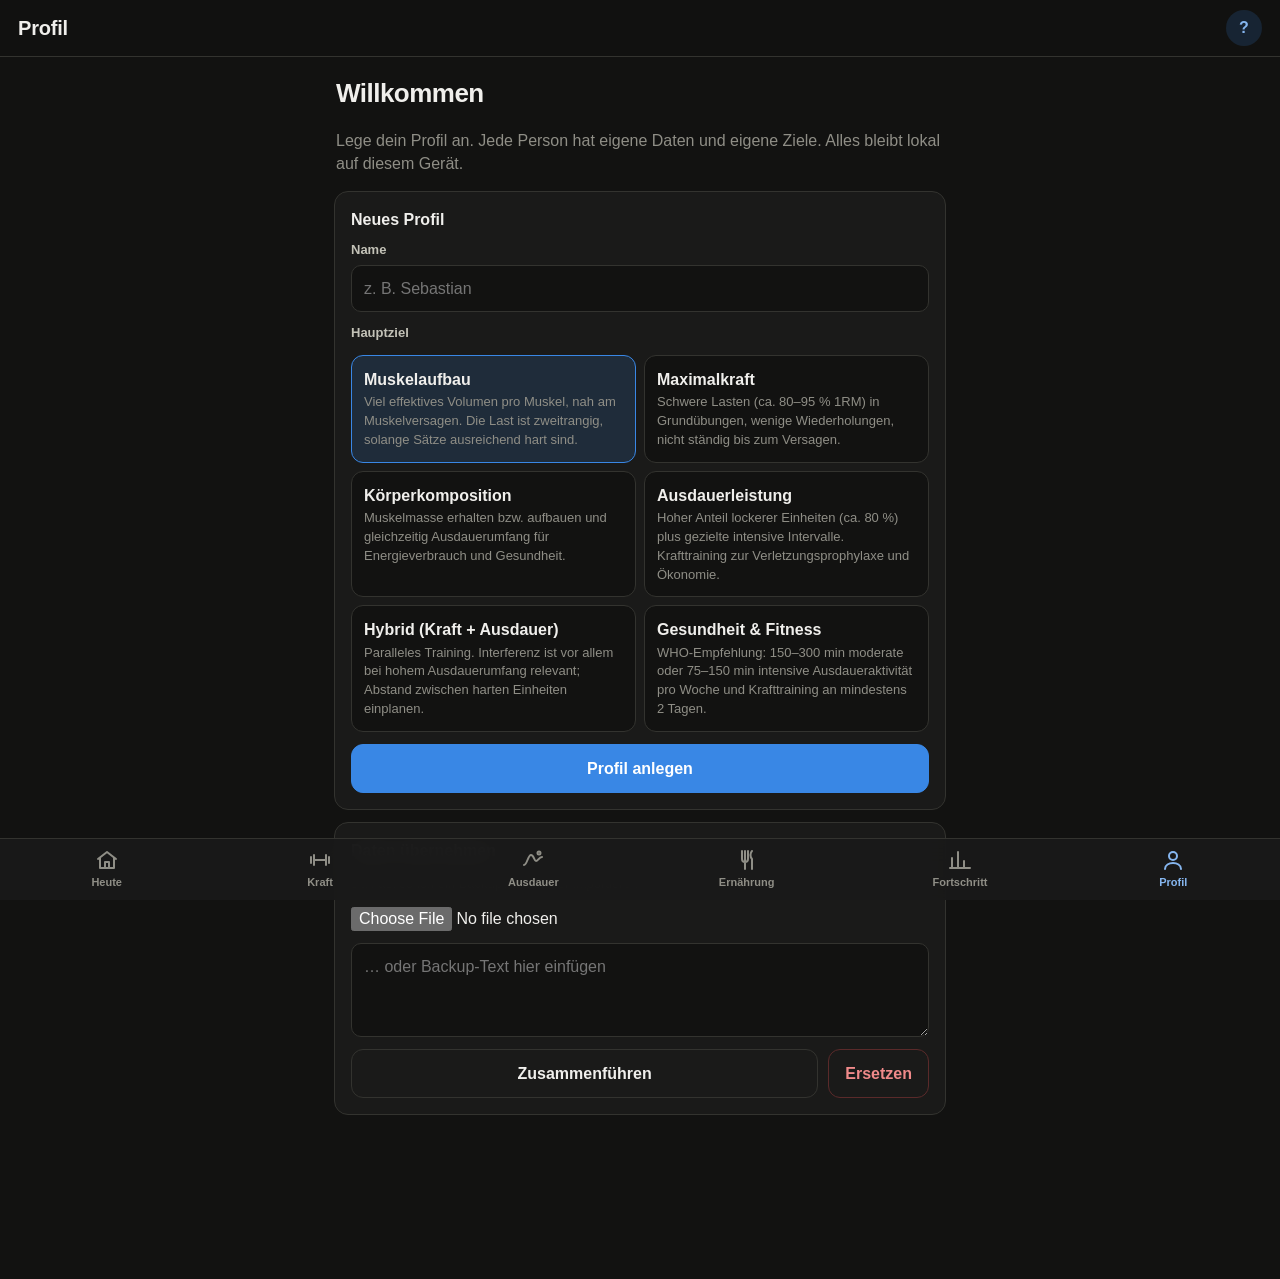
<file: index.html>
<!DOCTYPE html>
<html lang="de">
<head>
  <meta charset="utf-8">
  <meta name="viewport" content="width=device-width, initial-scale=1, viewport-fit=cover">
  <title>Trainingstracker</title>
  <meta name="theme-color" content="#121211">
  <meta name="apple-mobile-web-app-capable" content="yes">
  <meta name="mobile-web-app-capable" content="yes">
  <meta name="apple-mobile-web-app-status-bar-style" content="black-translucent">
  <meta name="apple-mobile-web-app-title" content="Training">
  <link rel="manifest" href="manifest.webmanifest">
  <link rel="icon" href="icons/icon.svg" type="image/svg+xml">
  <link rel="apple-touch-icon" href="icons/icon-180.png">
  <link rel="stylesheet" href="css/app.css">
</head>
<body>
  <header class="topbar">
    <h1 id="header-title" class="topbar-title">Trainingstracker</h1>
    <button id="profile-chip" class="profile-chip" type="button">?</button>
  </header>
  <div id="storage-warning" class="storage-warning" hidden>
    Speichern ist in dieser Umgebung nicht möglich. Daten gehen beim Schließen verloren – bitte Backup nutzen.
  </div>
  <main id="main" class="main"></main>
  <nav id="nav" class="tabbar" aria-label="Hauptnavigation"></nav>
  <noscript>Diese App benötigt JavaScript.</noscript>
  <script type="module" src="js/app.js"></script>
</body>
</html>
</file>
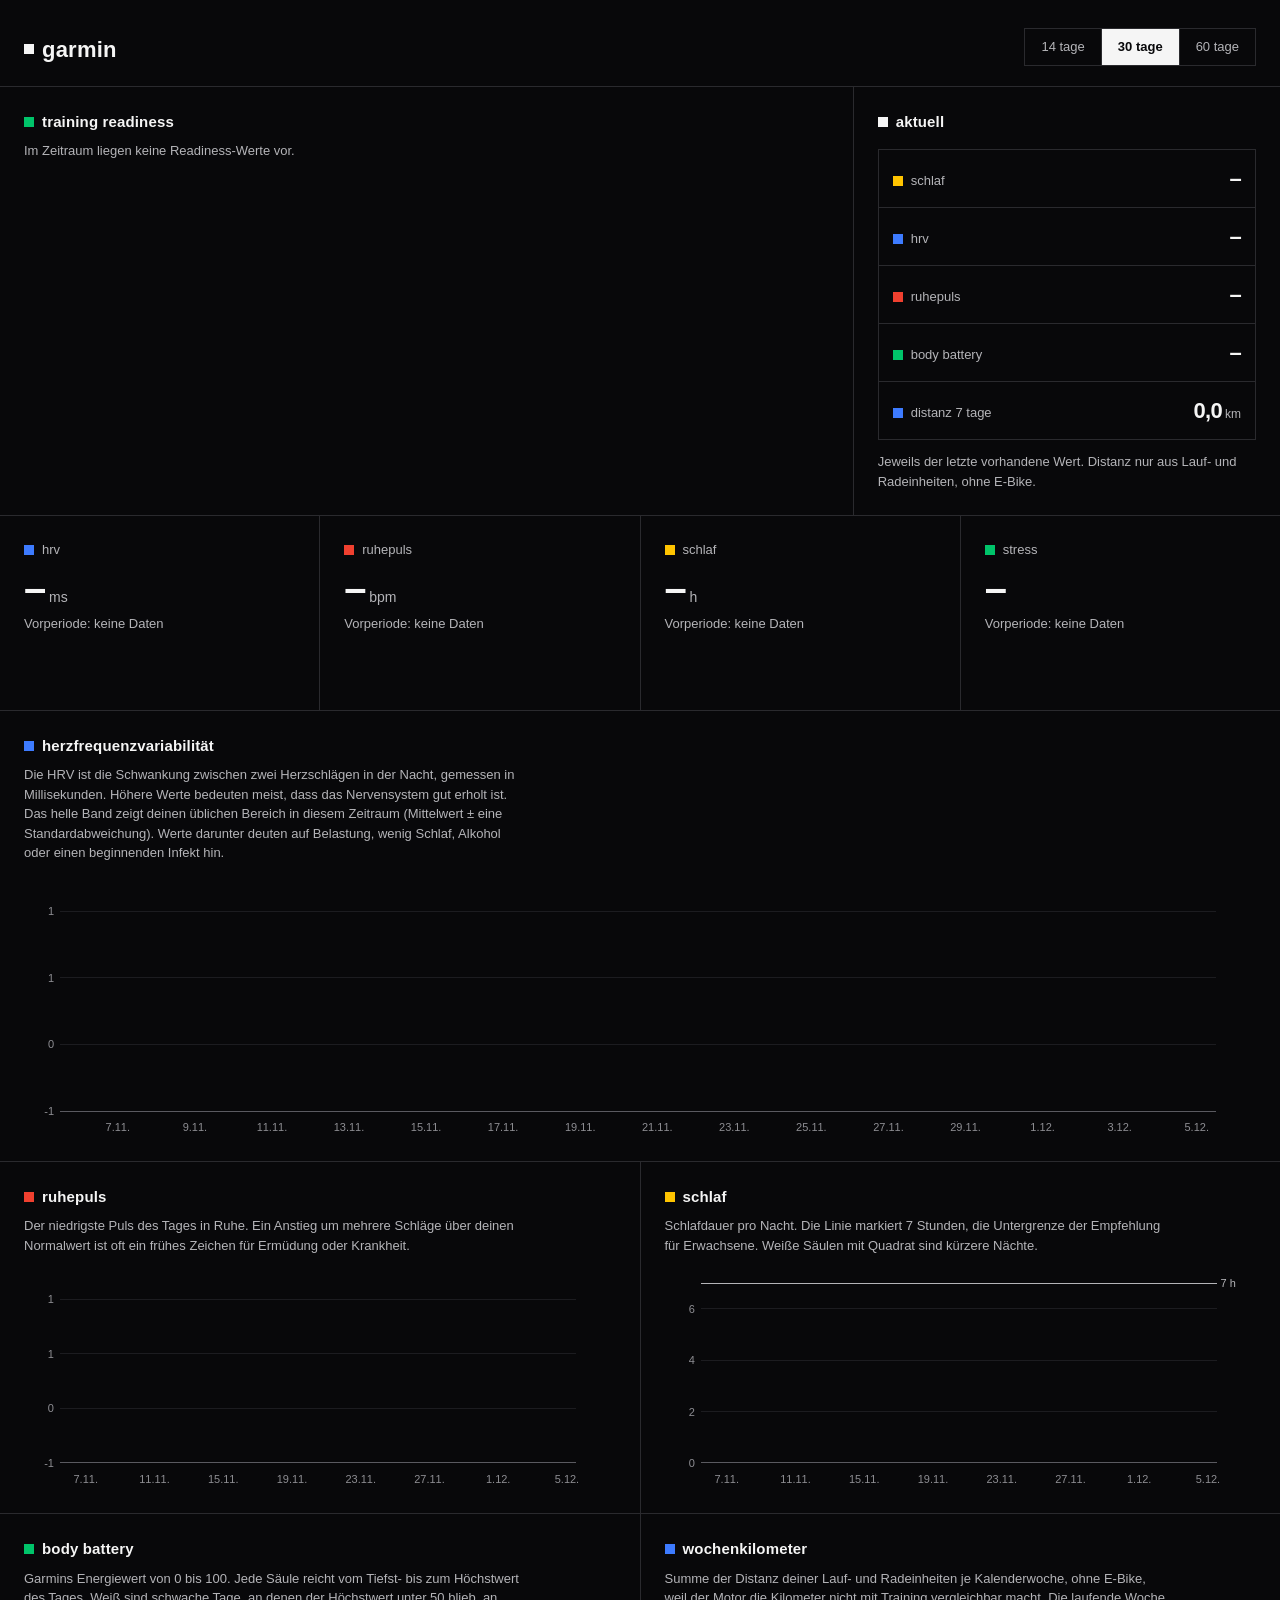
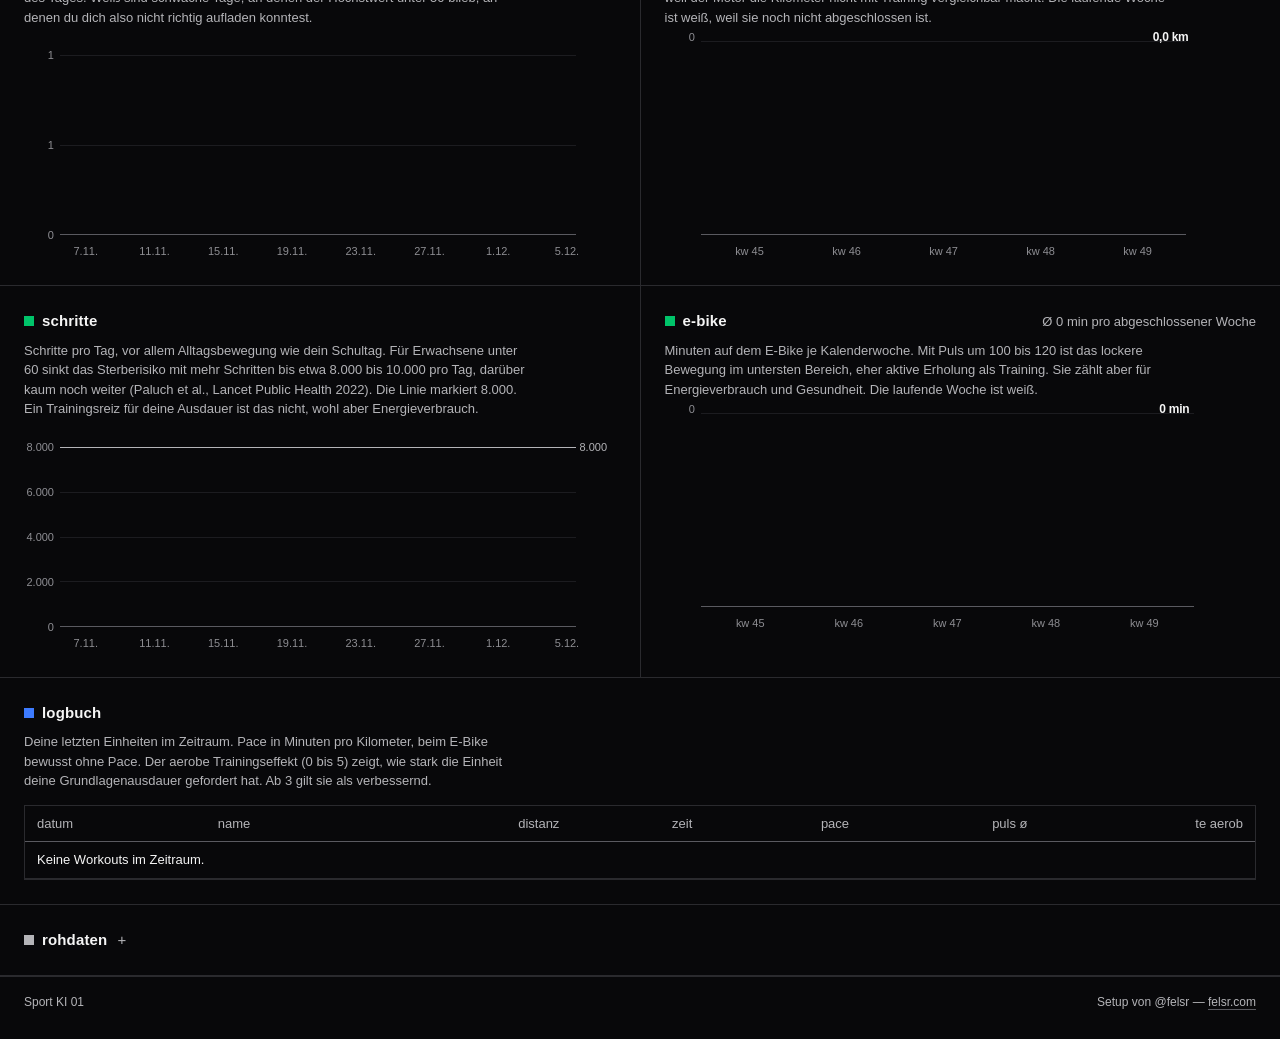
<file: garmin-sync/dashboard_template.html>
<!DOCTYPE html>
<html lang="de">
<head>
<meta charset="utf-8">
<meta name="viewport" content="width=device-width, initial-scale=1">
<title>garmin dashboard</title>
<style>
  :root {
    --bg: #08080A;
    --panel: #08080A;
    --text: #F5F5F5;
    --grey-1: #B4B4B8;   /* Sekundärtext 9,7:1 */
    --grey-2: #8E8E93;   /* Achsen, Hinweise 6,1:1 */
    --grey-3: #5A5A60;   /* nur Grafik (Achsenlinie), kein Text */
    --line: #2A2A2E;     /* Modulraster */
    --grid: #1C1C20;     /* Diagrammgitter, rein dekorativ */
    --blue: #3D7BFF;     /* HRV, Trainingsumfang */
    --red: #F0402F;      /* Puls */
    --yellow: #FFC400;   /* Schlaf */
    --green: #00C46A;    /* Energie, Stress, Body Battery */
    --white: #F5F5F5;    /* Hervorhebung */
    --font: "Helvetica Neue", Helvetica, Arial, sans-serif;
  }
  * { box-sizing: border-box; border-radius: 0 !important; }
  html, body { margin: 0; background: var(--bg); color: var(--text); font-family: var(--font); font-size: 15px; line-height: 1.5; }
  body { overflow-x: hidden; }
  .wrap { max-width: 1280px; margin: 0 auto; }
  .lc { text-transform: lowercase; letter-spacing: 0.02em; }
  .num { font-weight: 700; letter-spacing: -0.03em; font-variant-numeric: tabular-nums; }
  .mark { display: inline-block; width: 10px; height: 10px; margin-right: 8px; vertical-align: 0; flex-shrink: 0; }
  h1, h2, h3 { margin: 0; font-weight: 700; text-transform: lowercase; letter-spacing: 0.01em; }
  h2 { font-size: 15px; display: flex; align-items: center; }
  p { margin: 0; }
  .muted { color: var(--grey-1); }
  .small { font-size: 13px; }
  a { color: var(--grey-1); }

  /* Kopf */
  header { display: flex; flex-wrap: wrap; gap: 16px; justify-content: space-between; align-items: flex-end; padding: 28px 24px 20px; border-bottom: 1px solid var(--line); }
  header h1 { font-size: 22px; display: flex; align-items: center; }
  .seg { display: inline-flex; border: 1px solid var(--line); }
  .seg button { background: transparent; color: var(--grey-1); border: 0; border-right: 1px solid var(--line); padding: 8px 16px; font: inherit; font-size: 13px; cursor: pointer; text-transform: lowercase; }
  .seg button:last-child { border-right: 0; }
  .seg button[aria-pressed="true"] { background: var(--text); color: var(--bg); font-weight: 700; }
  .seg button:focus-visible { outline: 2px solid var(--blue); outline-offset: 2px; }

  /* Raster aus dünnen Linien zwischen allen Modulen */
  .grid { display: grid; gap: 1px; background: var(--line); border-bottom: 1px solid var(--line); }
  .grid > * { background: var(--bg); padding: 24px; min-width: 0; }
  .top { grid-template-columns: 2fr 1fr; }
  .tiles { grid-template-columns: repeat(4, 1fr); }
  .two { grid-template-columns: 1fr 1fr; }
  .full { grid-template-columns: 1fr; }
  @media (max-width: 900px) { .top, .two { grid-template-columns: 1fr; } .tiles { grid-template-columns: 1fr 1fr; } }
  @media (max-width: 520px) { .tiles { grid-template-columns: 1fr; } .grid > * { padding: 18px 16px; } header { padding: 20px 16px 16px; } }

  /* Hero */
  .hero-num { font-size: clamp(72px, 14vw, 132px); line-height: 0.9; }
  .hero-row { display: flex; flex-wrap: wrap; gap: 24px; align-items: flex-end; margin: 18px 0 20px; }
  .scale { position: relative; height: 14px; display: grid; grid-template-columns: 24fr 25fr 25fr 20fr 6fr; gap: 2px; margin: 8px 0 6px; }
  .scale span { background: #17171B; }
  .scale .pin { position: absolute; top: -6px; width: 4px; height: 26px; background: var(--white); transform: translateX(-2px); }
  .scale-labels { display: grid; grid-template-columns: 24fr 25fr 25fr 20fr 6fr; gap: 2px; font-size: 11px; color: var(--grey-2); }

  /* Randspalte */
  .side dl { margin: 16px 0 0; display: grid; gap: 1px; background: var(--line); border: 1px solid var(--line); }
  .side .row { background: var(--bg); padding: 12px 14px; display: flex; justify-content: space-between; align-items: baseline; gap: 12px; }
  .side dt { color: var(--grey-1); font-size: 13px; display: flex; align-items: center; text-transform: lowercase; }
  .side dd { margin: 0; font-size: 22px; }
  .side dd small { font-size: 12px; color: var(--grey-1); font-weight: 400; letter-spacing: 0; margin-left: 3px; }

  /* Kacheln */
  .tile .label { display: flex; align-items: center; font-size: 13px; color: var(--grey-1); text-transform: lowercase; }
  .tile .val { font-size: 40px; margin-top: 8px; line-height: 1; }
  .tile .val small { font-size: 14px; color: var(--grey-1); font-weight: 400; letter-spacing: 0; margin-left: 4px; }
  .tile .delta { font-size: 13px; margin-top: 6px; color: var(--grey-1); min-height: 20px; }
  .tile .delta.hl { color: var(--white); font-weight: 700; }
  .tile .delta.hl::before { content: ""; display: inline-block; width: 8px; height: 8px; background: var(--white); margin-right: 6px; }
  .tile svg { display: block; margin-top: 12px; }

  /* Diagramme */
  .chart-head { display: flex; justify-content: space-between; align-items: baseline; gap: 12px; flex-wrap: wrap; }
  .explain { color: var(--grey-1); font-size: 13px; margin: 8px 0 14px; max-width: 70ch; }
  .chart { position: relative; }
  .chart svg { display: block; width: 100%; overflow: visible; }
  .axis { fill: var(--grey-2); font-size: 11px; font-family: var(--font); }
  .gridline { stroke: var(--grid); stroke-width: 1; shape-rendering: crispEdges; }
  .baseline { stroke: var(--grey-3); stroke-width: 1; shape-rendering: crispEdges; }
  .ref { stroke: var(--grey-1); stroke-width: 1; shape-rendering: crispEdges; }
  .ref-label { fill: var(--grey-1); font-size: 11px; }
  .endlabel { font-size: 12px; font-weight: 700; fill: var(--white); letter-spacing: -0.02em; }
  .cross { stroke: var(--grey-1); stroke-width: 1; shape-rendering: crispEdges; pointer-events: none; }
  .tip { position: absolute; pointer-events: none; background: var(--bg); border: 1px solid var(--grey-1); padding: 8px 10px; font-size: 12px; white-space: nowrap; opacity: 0; z-index: 5; }
  .tip.show { opacity: 1; }
  .tip b { font-weight: 700; }
  .legend { display: flex; flex-wrap: wrap; gap: 16px; font-size: 12px; color: var(--grey-1); margin-top: 10px; }
  .legend span { display: inline-flex; align-items: center; }
  .legend i { display: inline-block; width: 10px; height: 10px; margin-right: 6px; }

  /* Animation: einmal einzeichnen / aufwachsen */
  .grow { transform-box: fill-box; transform-origin: 50% 100%; animation: grow 0.7s ease-out both; }
  @keyframes grow { from { transform: scaleY(0); } to { transform: scaleY(1); } }
  @media (prefers-reduced-motion: reduce) { .grow { animation: none; } }

  /* Tabellen */
  .tablewrap { overflow-x: auto; margin-top: 14px; border: 1px solid var(--line); }
  table { border-collapse: collapse; width: 100%; font-size: 13px; }
  th, td { text-align: right; padding: 8px 12px; border-bottom: 1px solid var(--line); white-space: nowrap; }
  th:first-child, td:first-child, th.l, td.l { text-align: left; }
  th { color: var(--grey-1); font-weight: 400; text-transform: lowercase; border-bottom: 1px solid var(--grey-3); }
  td.num { font-weight: 700; }
  td .nd { color: var(--grey-2); font-weight: 400; }
  details summary { cursor: pointer; list-style: none; display: flex; align-items: center; }
  details summary::-webkit-details-marker { display: none; }
  details summary::after { content: "+"; margin-left: 10px; color: var(--grey-1); font-weight: 400; }
  details[open] summary::after { content: "−"; }

  footer { display: flex; justify-content: space-between; gap: 16px; flex-wrap: wrap; padding: 16px 24px 28px; border-top: 1px solid var(--line); font-size: 12px; color: var(--grey-1); }
  footer a { color: var(--grey-1); text-decoration: none; border-bottom: 1px solid var(--grey-3); }
  footer a:hover { color: var(--text); }
</style>
</head>
<body>
<div class="wrap">
  <header>
    <div>
      <h1><span class="mark" style="background:var(--white)"></span>garmin</h1>
      <p class="small muted" id="updated"></p>
    </div>
    <div class="seg" role="group" aria-label="Zeitraum">
      <button type="button" data-range="14">14 tage</button>
      <button type="button" data-range="30">30 tage</button>
      <button type="button" data-range="60">60 tage</button>
    </div>
  </header>

  <section class="grid top">
    <div id="hero"></div>
    <div class="side" id="side"></div>
  </section>

  <section class="grid tiles" id="tiles"></section>

  <section class="grid full">
    <div>
      <div class="chart-head"><h2><span class="mark" style="background:var(--blue)"></span>herzfrequenzvariabilität</h2><span class="small muted" id="hrv-sum"></span></div>
      <p class="explain">Die HRV ist die Schwankung zwischen zwei Herzschlägen in der Nacht, gemessen in Millisekunden. Höhere Werte bedeuten meist, dass das Nervensystem gut erholt ist. Das helle Band zeigt deinen üblichen Bereich in diesem Zeitraum (Mittelwert ± eine Standardabweichung). Werte darunter deuten auf Belastung, wenig Schlaf, Alkohol oder einen beginnenden Infekt hin.</p>
      <div class="chart" id="c-hrv"></div>
    </div>
  </section>

  <section class="grid two">
    <div>
      <h2><span class="mark" style="background:var(--red)"></span>ruhepuls</h2>
      <p class="explain">Der niedrigste Puls des Tages in Ruhe. Ein Anstieg um mehrere Schläge über deinen Normalwert ist oft ein frühes Zeichen für Ermüdung oder Krankheit.</p>
      <div class="chart" id="c-rhr"></div>
    </div>
    <div>
      <h2><span class="mark" style="background:var(--yellow)"></span>schlaf</h2>
      <p class="explain">Schlafdauer pro Nacht. Die Linie markiert 7 Stunden, die Untergrenze der Empfehlung für Erwachsene. Weiße Säulen mit Quadrat sind kürzere Nächte.</p>
      <div class="chart" id="c-sleep"></div>
    </div>
  </section>

  <section class="grid two">
    <div>
      <h2><span class="mark" style="background:var(--green)"></span>body battery</h2>
      <p class="explain">Garmins Energiewert von 0 bis 100. Jede Säule reicht vom Tiefst- bis zum Höchstwert des Tages. Weiß sind schwache Tage, an denen der Höchstwert unter 50 blieb, an denen du dich also nicht richtig aufladen konntest.</p>
      <div class="chart" id="c-bb"></div>
    </div>
    <div>
      <h2><span class="mark" style="background:var(--blue)"></span>wochenkilometer</h2>
      <p class="explain">Summe der Distanz deiner Lauf- und Radeinheiten je Kalenderwoche, ohne E-Bike, weil der Motor die Kilometer nicht mit Training vergleichbar macht. Die laufende Woche ist weiß, weil sie noch nicht abgeschlossen ist.</p>
      <div class="chart" id="c-km"></div>
    </div>
  </section>

  <section class="grid two">
    <div>
      <div class="chart-head"><h2><span class="mark" style="background:var(--green)"></span>schritte</h2><span class="small muted" id="steps-sum"></span></div>
      <p class="explain">Schritte pro Tag, vor allem Alltagsbewegung wie dein Schultag. Für Erwachsene unter 60 sinkt das Sterberisiko mit mehr Schritten bis etwa 8.000 bis 10.000 pro Tag, darüber kaum noch weiter (Paluch et al., Lancet Public Health 2022). Die Linie markiert 8.000. Ein Trainingsreiz für deine Ausdauer ist das nicht, wohl aber Energieverbrauch.</p>
      <div class="chart" id="c-steps"></div>
    </div>
    <div>
      <div class="chart-head"><h2><span class="mark" style="background:var(--green)"></span>e-bike</h2><span class="small muted" id="ebike-sum"></span></div>
      <p class="explain">Minuten auf dem E-Bike je Kalenderwoche. Mit Puls um 100 bis 120 ist das lockere Bewegung im untersten Bereich, eher aktive Erholung als Training. Sie zählt aber für Energieverbrauch und Gesundheit. Die laufende Woche ist weiß.</p>
      <div class="chart" id="c-ebike"></div>
    </div>
  </section>

  <section class="grid full">
    <div>
      <h2><span class="mark" style="background:var(--blue)"></span>logbuch</h2>
      <p class="explain">Deine letzten Einheiten im Zeitraum. Pace in Minuten pro Kilometer, beim E-Bike bewusst ohne Pace. Der aerobe Trainingseffekt (0 bis 5) zeigt, wie stark die Einheit deine Grundlagenausdauer gefordert hat. Ab 3 gilt sie als verbessernd.</p>
      <div class="tablewrap"><table id="log"></table></div>
    </div>
  </section>

  <section class="grid full">
    <details>
      <summary><h2><span class="mark" style="background:var(--grey-1)"></span>rohdaten</h2></summary>
      <p class="explain">Alle Tageswerte des gewählten Zeitraums. „–“ heißt keine Daten, nicht null.</p>
      <div class="tablewrap"><table id="raw"></table></div>
    </details>
  </section>

  <footer>
    <span>Sport KI 01</span>
    <span>Setup von @felsr — <a href="https://felsr.com" target="_blank" rel="noopener">felsr.com</a></span>
  </footer>
</div>

<script>
const DATA = /*__DATA__*/{"tage":{},"workouts":{}}/*__END__*/;
</script>
<script>
(() => {
"use strict";
const C = { blue: "#3D7BFF", red: "#F0402F", yellow: "#FFC400", green: "#00C46A", white: "#F5F5F5" };
const REDUCED = window.matchMedia("(prefers-reduced-motion: reduce)").matches;
const SD_THRESHOLD = 0.6; // Hervorhebung erst ab 0,6 Standardabweichungen
let range = 30;
let firstRender = true;

// ---------- Helfer
const $ = (id) => document.getElementById(id);
const fmt = (v, d = 0) => v == null || Number.isNaN(v) ? "–" : Number(v).toLocaleString("de-DE", { minimumFractionDigits: d, maximumFractionDigits: d });
const mean = (a) => { const v = a.filter((x) => x != null); return v.length ? v.reduce((s, x) => s + x, 0) / v.length : null; };
const sd = (a) => { const v = a.filter((x) => x != null); if (v.length < 3) return null; const m = mean(v); return Math.sqrt(v.reduce((s, x) => s + (x - m) ** 2, 0) / (v.length - 1)); };
const lastVal = (arr) => { for (let i = arr.length - 1; i >= 0; i--) if (arr[i] != null) return { v: arr[i], i }; return null; };
const parse = (s) => { const [y, m, d] = s.split("-").map(Number); return new Date(y, m - 1, d); };
const iso = (d) => `${d.getFullYear()}-${String(d.getMonth() + 1).padStart(2, "0")}-${String(d.getDate()).padStart(2, "0")}`;
const addDays = (d, n) => { const x = new Date(d); x.setDate(x.getDate() + n); return x; };
const WD = ["so", "mo", "di", "mi", "do", "fr", "sa"];
const dShort = (s) => { const d = parse(s); return `${d.getDate()}.${d.getMonth() + 1}.`; };
const dLong = (s) => { const d = parse(s); return `${WD[d.getDay()]}, ${String(d.getDate()).padStart(2, "0")}.${String(d.getMonth() + 1).padStart(2, "0")}.${d.getFullYear()}`; };
const isoWeek = (d) => { const t = new Date(Date.UTC(d.getFullYear(), d.getMonth(), d.getDate())); const n = t.getUTCDay() || 7; t.setUTCDate(t.getUTCDate() + 4 - n); const y = new Date(Date.UTC(t.getUTCFullYear(), 0, 1)); return { w: Math.ceil(((t - y) / 864e5 + 1) / 7), y: t.getUTCFullYear() }; };
const monday = (d) => addDays(new Date(d.getFullYear(), d.getMonth(), d.getDate()), -((d.getDay() + 6) % 7));
const NS = "http://www.w3.org/2000/svg";
const el = (tag, attrs = {}, parent) => { const e = document.createElementNS(NS, tag); for (const [k, v] of Object.entries(attrs)) if (v != null) e.setAttribute(k, v); if (parent) parent.appendChild(e); return e; };
const isEbike = (a) => /e_bike/.test(a.typ || "");
const isTrainingKm = (a) => !isEbike(a) && /run|cycl|bik|ride/.test(a.typ || "");
const pace = (a) => { if (isEbike(a)) return null; if (!a.distanz_km || !a.dauer_min) return null; const s = a.dauer_min * 60 / a.distanz_km; return `${Math.floor(s / 60)}:${String(Math.round(s % 60)).padStart(2, "0")}`; };
const hours = (h) => { if (h == null) return "–"; const m = Math.round(h * 60); return `${Math.floor(m / 60)}:${String(m % 60).padStart(2, "0")}`; };

// ---------- Daten aufbereiten
const allDays = Object.keys(DATA.tage).sort();
const lastDate = allDays.length ? parse(allDays[allDays.length - 1]) : new Date();
const workouts = Object.values(DATA.workouts || {}).sort((a, b) => String(b.start).localeCompare(String(a.start)));
const g = (day, path) => { let o = DATA.tage[day]; for (const p of path) { if (o == null) return null; o = o[p]; } return o ?? null; };
const METRICS = {
  hrv: (d) => g(d, ["hrv", "nacht_ms"]),
  rhr: (d) => g(d, ["ruhepuls"]),
  sleep: (d) => g(d, ["schlaf", "dauer_h"]),
  stress: (d) => g(d, ["stress"]),
  bbHigh: (d) => g(d, ["body_battery", "hoch"]),
  bbLow: (d) => g(d, ["body_battery", "tief"]),
  tr: (d) => g(d, ["training_readiness", "score"]),
  trLevel: (d) => g(d, ["training_readiness", "stufe"]),
  steps: (d) => g(d, ["schritte"]),
  sleepScore: (d) => g(d, ["schlaf", "score"]),
};
function period(n, offset = 0) {
  const end = addDays(lastDate, -offset);
  return Array.from({ length: n }, (_, i) => iso(addDays(end, -(n - 1 - i))));
}
const series = (days, key) => days.map((d) => METRICS[key](d));

// ---------- Hero: Training Readiness
function renderHero(days) {
  const tr = series(days, "tr");
  const last = lastVal(tr);
  const avg = mean(tr);
  const s = sd(tr);
  const host = $("hero");
  if (!last) { host.innerHTML = `<h2><span class="mark" style="background:var(--green)"></span>training readiness</h2><p class="explain">Im Zeitraum liegen keine Readiness-Werte vor.</p>`; return; }
  const day = days[last.i];
  const diff = avg != null ? last.v - avg : null;
  const notable = diff != null && s && Math.abs(diff) > SD_THRESHOLD * s;
  const verdict = diff == null ? "" : Math.abs(diff) < 1 ? "genau auf deinem Durchschnitt" : `${fmt(Math.abs(diff))} Punkte ${diff > 0 ? "über" : "unter"} deinem Durchschnitt von ${fmt(avg)}`;
  const levels = { PRIME: "optimal", HIGH: "hoch", MODERATE: "moderat", LOW: "niedrig", POOR: "schwach" };
  const lvl = METRICS.trLevel(day);
  host.innerHTML = `
    <h2><span class="mark" style="background:var(--green)"></span>training readiness</h2>
    <div class="hero-row">
      <div class="hero-num num" style="color:var(--text)">${fmt(last.v)}</div>
      <div>
        <div class="lc" style="font-size:18px;font-weight:700">${levels[lvl] || (lvl ? String(lvl).toLowerCase() : "")}</div>
        <div class="small muted">${dLong(day)}${last.i !== days.length - 1 ? " (letzter Wert)" : ""}</div>
        <div class="small" style="margin-top:6px;${notable ? "color:var(--white);font-weight:700" : "color:var(--grey-1)"}">${verdict}${notable ? " – deutliche Abweichung" : ""}</div>
      </div>
    </div>
    <div class="scale" aria-hidden="true"><span></span><span></span><span></span><span></span><span></span><div class="pin" style="left:${Math.max(0, Math.min(100, last.v))}%"></div></div>
    <div class="scale-labels lc"><span>schwach</span><span>niedrig</span><span>moderat</span><span>hoch</span><span>opt.</span></div>
    <p class="explain" style="margin-top:14px">Garmins Bereitschaftswert von 0 bis 100 fasst Schlaf, HRV, Erholungszeit und die Belastung der letzten Tage zusammen. Er sagt, wie gut dein Körper heute eine harte Einheit verkraftet. Die Einordnung vergleicht mit deinem eigenen Durchschnitt im gewählten Zeitraum. Hervorgehoben wird erst ab einer deutlichen Abweichung (mehr als 0,6 Standardabweichungen).</p>`;
}

// ---------- Randspalte
function renderSide(days) {
  const items = [
    ["schlaf", "yellow", lastVal(series(days, "sleep")), (v) => `${hours(v)}<small>h</small>`],
    ["hrv", "blue", lastVal(series(days, "hrv")), (v) => `${fmt(v)}<small>ms</small>`],
    ["ruhepuls", "red", lastVal(series(days, "rhr")), (v) => `${fmt(v)}<small>bpm</small>`],
    ["body battery", "green", lastVal(series(days, "bbHigh")), (v) => `${fmt(v)}<small>max</small>`],
  ];
  const last7 = period(7);
  const km7 = workouts.filter((a) => isTrainingKm(a) && last7.includes(a.datum)).reduce((s, a) => s + (a.distanz_km || 0), 0);
  $("side").innerHTML = `
    <h2><span class="mark" style="background:var(--white)"></span>aktuell</h2>
    <dl>${items.map(([l, c, lv, f]) => `<div class="row"><dt><span class="mark" style="background:var(--${c})"></span>${l}</dt><dd class="num">${lv ? f(lv.v) : "–"}</dd></div>`).join("")}
      <div class="row"><dt><span class="mark" style="background:var(--blue)"></span>distanz 7 tage</dt><dd class="num">${fmt(km7, 1)}<small>km</small></dd></div>
    </dl>
    <p class="small muted" style="margin-top:12px">Jeweils der letzte vorhandene Wert. Distanz nur aus Lauf- und Radeinheiten, ohne E-Bike.</p>`;
}

// ---------- Kacheln
function renderTiles(days) {
  const prev = period(days.length, days.length);
  const defs = [
    ["hrv", "hrv", "blue", "ms", 0, "höher ist meist besser"],
    ["ruhepuls", "rhr", "red", "bpm", 0, "niedriger ist meist besser"],
    ["schlaf", "sleep", "yellow", "h", 1, "Stunden pro Nacht"],
    ["stress", "stress", "green", "", 0, "Tagesdurchschnitt 0–100"],
  ];
  const host = $("tiles");
  host.innerHTML = "";
  for (const [label, key, color, unit, dig, hint] of defs) {
    const cur = series(days, key), before = series(prev, key);
    const lv = lastVal(cur);
    const m1 = mean(cur), m0 = mean(before), s = sd(cur);
    let delta = "Vorperiode: keine Daten";
    let hl = false;
    if (m1 != null && m0 != null && before.filter((x) => x != null).length >= 3) {
      const d = m1 - m0;
      hl = s != null && Math.abs(d) > SD_THRESHOLD * s;
      delta = key === "sleep"
        ? `${d >= 0 ? "+" : "−"}${fmt(Math.abs(d) * 60)} min ggü. Vorperiode`
        : `${d >= 0 ? "+" : "−"}${fmt(Math.abs(d), Math.abs(d) < 1 ? 1 : 0)} ${unit} ggü. Vorperiode`.replace("  ", " ");
    }
    const t = document.createElement("div");
    t.className = "tile";
    t.innerHTML = `<div class="label"><span class="mark" style="background:var(--${color})"></span>${label}</div>
      <div class="val num">${lv ? (key === "sleep" ? hours(lv.v) : fmt(lv.v, dig)) : "–"}<small>${unit}</small></div>
      <div class="delta ${hl ? "hl" : ""}" title="${hint}">${delta}</div>`;
    t.appendChild(sparkline(cur, C[color]));
    host.appendChild(t);
  }
}

function sparkline(vals, color) {
  const W = 240, H = 40;
  const svg = el("svg", { viewBox: `0 0 ${W} ${H}`, width: "100%", height: H, preserveAspectRatio: "none", "aria-hidden": "true" });
  const v = vals.filter((x) => x != null);
  if (v.length < 2) return svg;
  let lo = Math.min(...v), hi = Math.max(...v); if (hi - lo < 1e-6) { hi += 1; lo -= 1; }
  const x = (i) => (i / (vals.length - 1)) * (W - 6) + 3;
  const y = (val) => H - 4 - ((val - lo) / (hi - lo)) * (H - 8);
  el("path", { d: pathWithGaps(vals, x, y), fill: "none", stroke: color, "stroke-width": 1.5, "vector-effect": "non-scaling-stroke", class: "draw" }, svg);
  const l = lastVal(vals);
  el("rect", { x: x(l.i) - 3, y: y(l.v) - 3, width: 6, height: 6, fill: C.white }, svg);
  return svg;
}

function pathWithGaps(vals, x, y) {
  let d = "", pen = false;
  vals.forEach((v, i) => {
    if (v == null) { pen = false; return; }
    d += `${pen ? "L" : "M"}${x(i).toFixed(1)},${y(v).toFixed(1)}`;
    pen = true;
  });
  return d;
}

// ---------- Allgemeines Zeitreihen-Diagramm
// type: "line" | "bar" | "range"
function chart(host, cfg) {
  host.innerHTML = "";
  const W = Math.max(280, host.clientWidth), H = cfg.height || 220;
  // Rechter Rand so breit wie die Beschriftung des letzten Werts, damit sie nie Daten verdeckt
  const li0 = lastVal(cfg.type === "range" ? cfg.high : cfg.values);
  const endText = li0 && cfg.endLabel ? cfg.endLabel(li0.i) : "";
  const m = { t: 14, r: Math.max(40, endText.length * 7.4 + 26), b: 26, l: 36 };
  const iw = W - m.l - m.r, ih = H - m.t - m.b;
  const n = cfg.labels.length;
  const slot = iw / n;
  const xs = (i) => m.l + slot * i + slot / 2;
  const vals = cfg.type === "range" ? cfg.high.concat(cfg.low) : cfg.values.slice();
  if (cfg.band) vals.push(cfg.band[0], cfg.band[1]);
  if (cfg.ref != null) vals.push(cfg.ref);
  const v = vals.filter((x) => x != null);
  let lo = cfg.yMin != null ? cfg.yMin : Math.min(...v), hi = cfg.yMax != null ? cfg.yMax : Math.max(...v);
  if (!v.length) { lo = 0; hi = 1; }
  if (cfg.yMin == null) { const pad = (hi - lo) * 0.15 || 2; lo -= pad; hi += pad; }
  const ticks = niceTicks(lo, hi, 4); lo = Math.min(lo, ticks[0]); hi = Math.max(hi, ticks[ticks.length - 1]);
  const y = (val) => m.t + ih - ((val - lo) / (hi - lo)) * ih;

  const svg = el("svg", { viewBox: `0 0 ${W} ${H}`, height: H, role: "img", "aria-label": cfg.title });
  ticks.forEach((t) => {
    el("line", { x1: m.l, x2: W - m.r, y1: y(t), y2: y(t), class: "gridline" }, svg);
    el("text", { x: m.l - 6, y: y(t) + 4, "text-anchor": "end", class: "axis" }, svg).textContent = fmt(t, cfg.tickDigits || 0);
  });
  el("line", { x1: m.l, x2: W - m.r, y1: m.t + ih, y2: m.t + ih, class: "baseline" }, svg);
  const step = Math.max(1, Math.ceil(n / Math.max(2, Math.floor(iw / 58))));
  cfg.labels.forEach((lab, i) => {
    if ((n - 1 - i) % step === 0) el("text", { x: xs(i), y: H - 6, "text-anchor": "middle", class: "axis" }, svg).textContent = cfg.short ? cfg.short(lab) : lab;
  });
  if (cfg.band && cfg.band[0] != null) {
    el("rect", { x: m.l, width: iw, y: y(cfg.band[1]), height: Math.max(0, y(cfg.band[0]) - y(cfg.band[1])), fill: cfg.color, "fill-opacity": 0.12 }, svg);
    el("line", { x1: m.l, x2: W - m.r, y1: y(cfg.band[2]), y2: y(cfg.band[2]), stroke: cfg.color, "stroke-opacity": 0.45, "stroke-width": 1 }, svg);
  }
  if (cfg.ref != null) {
    el("line", { x1: m.l, x2: W - m.r, y1: y(cfg.ref), y2: y(cfg.ref), class: "ref" }, svg);
    el("text", { x: W - m.r + 4, y: y(cfg.ref) + 4, class: "ref-label" }, svg).textContent = cfg.refLabel || "";
  }

  const bw = Math.max(2, Math.min(18, slot * 0.62));
  let lastIdx = -1, endLabelEl = null;
  if (cfg.type === "line") {
    el("path", { d: pathWithGaps(cfg.values, xs, y), fill: "none", stroke: cfg.color, "stroke-width": 2, "stroke-linejoin": "miter", class: "draw" }, svg);
    // Einzelne Punkte zwischen Lücken sichtbar machen (quadratisch)
    cfg.values.forEach((val, i) => {
      if (val == null) return;
      const iso1 = (cfg.values[i - 1] == null) && (cfg.values[i + 1] == null);
      if (iso1) el("rect", { x: xs(i) - 3, y: y(val) - 3, width: 6, height: 6, fill: cfg.color }, svg);
      if (cfg.flag && cfg.flag(val, i)) el("rect", { x: xs(i) - 3, y: y(val) - 3, width: 6, height: 6, fill: "none", stroke: C.white, "stroke-width": 1.5 }, svg);
    });
    lastIdx = lastVal(cfg.values)?.i ?? -1;
  } else if (cfg.type === "bar") {
    cfg.values.forEach((val, i) => {
      if (val == null) return;
      const hl = cfg.highlight && cfg.highlight(val, i);
      const top = y(Math.max(val, lo)), base = y(Math.max(lo, 0));
      el("rect", { x: xs(i) - bw / 2, y: Math.min(top, base), width: bw, height: Math.abs(base - top), fill: hl ? C.white : cfg.color, class: "growable" }, svg);
      if (hl && cfg.hlMarker) el("rect", { x: xs(i) - 3, y: m.t + ih + 3, width: 6, height: 6, fill: C.white }, svg);
    });
    lastIdx = lastVal(cfg.values)?.i ?? -1;
  } else if (cfg.type === "range") {
    cfg.high.forEach((hv, i) => {
      const lv = cfg.low[i];
      if (hv == null || lv == null) return;
      const hl = cfg.highlight && cfg.highlight(hv, i);
      el("rect", { x: xs(i) - bw / 2, y: y(hv), width: bw, height: Math.max(2, y(lv) - y(hv)), fill: hl ? C.white : cfg.color, class: "growable" }, svg);
    });
    lastIdx = lastVal(cfg.high)?.i ?? -1;
  }

  // Letzter Wert: weißes Quadrat und direkte Beschriftung
  if (lastIdx >= 0) {
    const lv = cfg.type === "range" ? cfg.high[lastIdx] : cfg.values[lastIdx];
    if (cfg.type === "line") el("rect", { x: xs(lastIdx) - 4, y: y(lv) - 4, width: 8, height: 8, fill: C.white }, svg);
    const off = cfg.type === "line" ? 8 : bw / 2 + 6; // neben der Säule, nicht darüber
    const t = el("text", { x: xs(lastIdx) + off, y: y(lv) + 4, class: "endlabel" }, svg);
    t.textContent = cfg.endLabel ? cfg.endLabel(lastIdx) : fmt(lv, cfg.digits || 0);
    endLabelEl = t;
  }

  // Hover-Layer: Fadenkreuz und Tooltip
  const cross = el("line", { y1: m.t, y2: m.t + ih, class: "cross", visibility: "hidden" }, svg);
  const crossH = el("line", { x1: m.l, x2: W - m.r, class: "cross", visibility: "hidden" }, svg);
  const overlay = el("rect", { x: m.l, y: m.t, width: iw, height: ih, fill: "transparent" }, svg);
  host.appendChild(svg);
  // Beschriftung des letzten Werts nie abschneiden: gemessene Breite, sonst nach links setzen
  if (endLabelEl) {
    const w = endLabelEl.getComputedTextLength();
    if (Number(endLabelEl.getAttribute("x")) + w > W - 2) { endLabelEl.setAttribute("text-anchor", "end"); endLabelEl.setAttribute("x", xs(lastIdx) - 8); endLabelEl.setAttribute("y", Number(endLabelEl.getAttribute("y")) - 10); }
  }
  const tip = document.createElement("div"); tip.className = "tip"; tip.setAttribute("role", "status"); host.appendChild(tip);
  const move = (ev) => {
    const r = svg.getBoundingClientRect();
    const px = (ev.clientX - r.left) * (W / r.width);
    const i = Math.max(0, Math.min(n - 1, Math.floor((px - m.l) / slot)));
    const yv = cfg.type === "range" ? cfg.high[i] : cfg.values[i];
    cross.setAttribute("x1", xs(i)); cross.setAttribute("x2", xs(i)); cross.setAttribute("visibility", "visible");
    if (yv != null) { crossH.setAttribute("y1", y(yv)); crossH.setAttribute("y2", y(yv)); crossH.setAttribute("visibility", "visible"); } else crossH.setAttribute("visibility", "hidden");
    tip.innerHTML = cfg.tooltip(i);
    tip.classList.add("show");
    const tx = (xs(i) / W) * r.width, tw = tip.offsetWidth;
    tip.style.left = `${Math.max(0, Math.min(r.width - tw, tx + 12 + tw > r.width ? tx - tw - 12 : tx + 12))}px`;
    tip.style.top = `${Math.max(0, ((yv != null ? y(yv) : m.t) / H) * r.height - tip.offsetHeight - 10)}px`;
  };
  const leave = () => { tip.classList.remove("show"); cross.setAttribute("visibility", "hidden"); crossH.setAttribute("visibility", "hidden"); };
  overlay.addEventListener("pointermove", move);
  overlay.addEventListener("pointerdown", move);
  overlay.addEventListener("pointerleave", leave);
  return svg;
}

function niceTicks(lo, hi, count) {
  const span = hi - lo || 1;
  const raw = span / count, p = 10 ** Math.floor(Math.log10(raw)), f = raw / p;
  const st = (f <= 1 ? 1 : f <= 2 ? 2 : f <= 5 ? 5 : 10) * p;
  const out = [];
  for (let t = Math.floor(lo / st) * st; t <= hi + st * 0.001; t += st) out.push(+t.toFixed(6));
  return out;
}

// ---------- Diagramme
function renderCharts(days) {
  const hrv = series(days, "hrv");
  const mu = mean(hrv), s = sd(hrv);
  $("hrv-sum").textContent = mu != null ? `Ø ${fmt(mu)} ms${s ? `, Band ${fmt(mu - s)}–${fmt(mu + s)} ms` : ""}` : "";
  chart($("c-hrv"), {
    title: "HRV pro Nacht", type: "line", labels: days, short: dShort, values: hrv, color: C.blue, height: 260,
    band: s ? [mu - s, mu + s, mu] : null,
    flag: (v) => s && (v < mu - s || v > mu + s),
    endLabel: (i) => `${fmt(hrv[i])} ms`,
    tooltip: (i) => `<b>${dLong(days[i])}</b><br>HRV ${hrv[i] == null ? "keine Daten" : fmt(hrv[i]) + " ms"}${mu != null && hrv[i] != null ? `<br>${hrv[i] >= mu ? "+" : "−"}${fmt(Math.abs(hrv[i] - mu))} ms zum Ø` : ""}`,
  });
  const rhr = series(days, "rhr");
  chart($("c-rhr"), {
    title: "Ruhepuls", type: "line", labels: days, short: dShort, values: rhr, color: C.red,
    endLabel: (i) => `${fmt(rhr[i])} bpm`,
    tooltip: (i) => `<b>${dLong(days[i])}</b><br>Ruhepuls ${rhr[i] == null ? "keine Daten" : fmt(rhr[i]) + " bpm"}`,
  });
  const sl = series(days, "sleep");
  chart($("c-sleep"), {
    title: "Schlafdauer", type: "bar", labels: days, short: dShort, values: sl, color: C.yellow, yMin: 0,
    ref: 7, refLabel: "7 h", highlight: (v) => v < 7, hlMarker: true, tickDigits: 0,
    endLabel: (i) => `${hours(sl[i])} h`,
    tooltip: (i) => `<b>${dLong(days[i])}</b><br>Schlaf ${sl[i] == null ? "keine Daten" : hours(sl[i]) + " h"}${METRICS.sleepScore(days[i]) != null ? `<br>Score ${METRICS.sleepScore(days[i])}` : ""}`,
  });
  const hi = series(days, "bbHigh"), lo = series(days, "bbLow");
  chart($("c-bb"), {
    title: "Body Battery Tagesspanne", type: "range", labels: days, short: dShort, high: hi, low: lo, color: C.green, yMin: 0, yMax: 100,
    highlight: (v) => v < 50,
    endLabel: (i) => `${fmt(lo[i])}–${fmt(hi[i])}`,
    tooltip: (i) => `<b>${dLong(days[i])}</b><br>${hi[i] == null ? "keine Daten" : `Body Battery ${fmt(lo[i])} bis ${fmt(hi[i])}`}`,
  });
  // Wochenkilometer
  const firstMon = monday(parse(days[0]));
  const weeks = [];
  for (let d = firstMon; d <= lastDate; d = addDays(d, 7)) weeks.push(iso(d));
  const kmW = weeks.map((w) => { const s0 = parse(w), e0 = addDays(s0, 6); return workouts.filter((a) => isTrainingKm(a) && a.datum && parse(a.datum) >= s0 && parse(a.datum) <= e0).reduce((s1, a) => s1 + (a.distanz_km || 0), 0); });
  const ebW = weeks.map((w) => { const s0 = parse(w), e0 = addDays(s0, 6); return workouts.filter((a) => isEbike(a) && a.datum && parse(a.datum) >= s0 && parse(a.datum) <= e0).reduce((s1, a) => s1 + (a.dauer_min || 0), 0); });
  const curWeek = iso(monday(new Date()));
  chart($("c-km"), {
    title: "Wochenkilometer", type: "bar", labels: weeks, short: (w) => `kw ${isoWeek(parse(w)).w}`, values: kmW, color: C.blue, yMin: 0,
    highlight: (v, i) => weeks[i] === curWeek, digits: 1,
    endLabel: (i) => `${fmt(kmW[i], 1)} km`,
    tooltip: (i) => `<b>KW ${isoWeek(parse(weeks[i])).w}</b> (ab ${dShort(weeks[i])})<br>${fmt(kmW[i], 1)} km${weeks[i] === curWeek ? "<br>laufende Woche" : ""}`,
  });
  renderEveryday(days, weeks, ebW, curWeek);
}

function renderEveryday(days, weeks, ebW, curWeek) {
  const st = series(days, "steps");
  const avg = mean(st);
  $("steps-sum").textContent = avg != null ? `Ø ${fmt(avg)} Schritte` : "";
  chart($("c-steps"), {
    title: "Schritte pro Tag", type: "bar", labels: days, short: dShort, values: st, color: C.green, yMin: 0,
    ref: 8000, refLabel: "8.000",
    endLabel: (i) => fmt(st[i]),
    tooltip: (i) => `<b>${dLong(days[i])}</b><br>${st[i] == null ? "keine Daten" : fmt(st[i]) + " Schritte"}`,
  });
  const avgEb = mean(ebW.slice(0, -1).length ? ebW.slice(0, -1) : ebW);
  $("ebike-sum").textContent = avgEb != null ? `Ø ${fmt(avgEb)} min pro abgeschlossener Woche` : "";
  chart($("c-ebike"), {
    title: "E-Bike-Minuten pro Woche", type: "bar", labels: weeks, short: (w) => `kw ${isoWeek(parse(w)).w}`, values: ebW, color: C.green, yMin: 0,
    highlight: (v, i) => weeks[i] === curWeek,
    endLabel: (i) => `${fmt(ebW[i])} min`,
    tooltip: (i) => `<b>KW ${isoWeek(parse(weeks[i])).w}</b> (ab ${dShort(weeks[i])})<br>${fmt(ebW[i])} min E-Bike (${hours(ebW[i] / 60)} h)${weeks[i] === curWeek ? "<br>laufende Woche" : ""}`,
  });
}

function renderLog(days) {
  const set = new Set(days);
  const list = workouts.filter((a) => set.has(a.datum)).slice(0, 25);
  const rows = list.map((a) => `<tr><td class="l">${dShort(a.datum)}</td><td class="l">${esc(a.name)}</td>
    <td class="num">${a.distanz_km ? fmt(a.distanz_km, 2) + " km" : '<span class="nd">–</span>'}</td>
    <td class="num">${a.dauer_min != null ? hours(a.dauer_min / 60) : "–"}</td>
    <td class="num">${pace(a) ? pace(a) + " /km" : '<span class="nd">–</span>'}</td>
    <td class="num">${a.puls_avg != null ? fmt(a.puls_avg) : "–"}</td>
    <td class="num">${a.te_aerob != null ? fmt(a.te_aerob, 1) : "–"}</td></tr>`).join("");
  $("log").innerHTML = `<thead><tr><th class="l">datum</th><th class="l">name</th><th>distanz</th><th>zeit</th><th>pace</th><th>puls ø</th><th>te aerob</th></tr></thead>
    <tbody>${rows || `<tr><td class="l" colspan="7">Keine Workouts im Zeitraum.</td></tr>`}</tbody>`;
}

function renderRaw(days) {
  const cols = [["hrv", "hrv ms"], ["rhr", "ruhepuls"], ["sleep", "schlaf h"], ["sleepScore", "schlafscore"], ["bbLow", "bb tief"], ["bbHigh", "bb hoch"], ["stress", "stress"], ["steps", "schritte"], ["tr", "readiness"]];
  const cell = (k, v) => v == null ? '<td><span class="nd">–</span></td>' : `<td class="num">${k === "sleep" ? hours(v) : fmt(v)}</td>`;
  $("raw").innerHTML = `<thead><tr><th class="l">datum</th>${cols.map((c) => `<th>${c[1]}</th>`).join("")}</tr></thead>
    <tbody>${days.slice().reverse().map((d) => `<tr><td class="l">${dLong(d)}</td>${cols.map(([k]) => cell(k, METRICS[k](d))).join("")}</tr>`).join("")}</tbody>`;
}

const esc = (s) => String(s ?? "").replace(/[&<>"]/g, (c) => ({ "&": "&amp;", "<": "&lt;", ">": "&gt;", '"': "&quot;" }[c]));

// ---------- Animation (nur beim ersten Aufbau)
function animate() {
  if (REDUCED) return;
  document.querySelectorAll("path.draw").forEach((p) => {
    const len = p.getTotalLength(); // gemessen, nicht geschätzt
    if (!len) return;
    p.style.strokeDasharray = `${len} ${len}`;
    p.style.strokeDashoffset = len;
    p.getBoundingClientRect();
    p.style.transition = "stroke-dashoffset 1.1s ease-out";
    p.style.strokeDashoffset = "0";
    p.addEventListener("transitionend", () => { p.style.strokeDasharray = "none"; }, { once: true });
  });
  document.querySelectorAll("rect.growable").forEach((r) => r.classList.add("grow"));
}

// ---------- Aufbau
function render() {
  const days = period(range);
  renderHero(days); renderSide(days); renderTiles(days); renderCharts(days); renderLog(days); renderRaw(days);
  document.querySelectorAll(".seg button").forEach((b) => b.setAttribute("aria-pressed", String(Number(b.dataset.range) === range)));
  if (firstRender) { animate(); firstRender = false; }
}
$("updated").textContent = DATA.aktualisiert ? `aktualisiert ${dLong(DATA.aktualisiert.slice(0, 10))}, ${DATA.aktualisiert.slice(11, 16)} uhr` : "";
document.querySelectorAll(".seg button").forEach((b) => b.addEventListener("click", () => { range = Number(b.dataset.range); render(); }));
let rt; window.addEventListener("resize", () => { clearTimeout(rt); rt = setTimeout(() => { const f = firstRender; firstRender = false; renderCharts(period(range)); firstRender = f; }, 150); });
render();
})();
</script>
</body>
</html>
</file>
<file: css/app.css>
/* Trainingstracker – Gestaltung. Farben zentral als Variablen. */
:root {
  color-scheme: dark;
  --bg: #121211;
  --surface: #1a1a19;
  --surface-2: #242422;
  --line: #33332f;
  --text: #f0efec;
  --text-2: #c3c2b7;
  --muted: #8f8e86;
  --accent: #3987e5;
  --accent-soft: rgba(57, 135, 229, 0.16);
  --accent-ink: #86b6ef;
  --good: #0ca30c;
  --warning: #fab219;
  --serious: #ec835a;
  --critical: #d03b3b;
  --z-low: #86b6ef;
  --z-mid: #3987e5;
  --z-high: #1c5cab;
  --radius: 14px;
  --tab-h: 62px;
  --font: -apple-system, BlinkMacSystemFont, "SF Pro Text", "Segoe UI", Roboto, "Helvetica Neue", Arial, sans-serif;
}

* { box-sizing: border-box; }
html, body { margin: 0; height: 100%; }
body {
  background: var(--bg); color: var(--text); font: 16px/1.45 var(--font);
  -webkit-font-smoothing: antialiased; -webkit-tap-highlight-color: transparent;
  overscroll-behavior-y: none;
}
button, input, select, textarea { font: inherit; color: inherit; }
button { cursor: pointer; }
a { color: var(--accent-ink); }
hr { border: 0; border-top: 1px solid var(--line); margin: 14px 0; }
:focus-visible { outline: 2px solid var(--accent); outline-offset: 2px; }

/* Rahmen */
.topbar {
  position: sticky; top: 0; z-index: 10;
  display: flex; align-items: center; justify-content: space-between;
  padding: calc(env(safe-area-inset-top) + 10px) 18px 10px;
  background: rgba(18, 18, 17, 0.92); backdrop-filter: blur(12px); -webkit-backdrop-filter: blur(12px);
  border-bottom: 1px solid var(--line);
}
.topbar-title { margin: 0; font-size: 20px; font-weight: 700; letter-spacing: -0.01em; }
.profile-chip {
  width: 36px; height: 36px; border-radius: 50%; border: 0;
  background: var(--accent-soft); color: var(--accent-ink); font-weight: 700;
}
.main {
  max-width: 640px; margin: 0 auto;
  padding: 14px 14px calc(var(--tab-h) + env(safe-area-inset-bottom) + 90px);
}
.storage-warning { background: #3a2a0a; color: var(--warning); padding: 10px 16px; font-size: 14px; }

.tabbar {
  position: fixed; left: 0; right: 0; bottom: 0; z-index: 20;
  display: flex; justify-content: space-around;
  height: calc(var(--tab-h) + env(safe-area-inset-bottom));
  padding-bottom: env(safe-area-inset-bottom);
  background: rgba(26, 26, 25, 0.96); backdrop-filter: blur(12px); -webkit-backdrop-filter: blur(12px);
  border-top: 1px solid var(--line);
}
.tab {
  flex: 1; display: flex; flex-direction: column; align-items: center; justify-content: center; gap: 3px;
  color: var(--muted); text-decoration: none; font-size: 11px; font-weight: 600;
}
.tab-icon { width: 24px; height: 24px; }
.tab-icon svg { width: 100%; height: 100%; }
.tab.active { color: var(--accent-ink); }

/* Bausteine */
.card {
  background: var(--surface); border: 1px solid var(--line); border-radius: var(--radius);
  padding: 16px; margin-bottom: 12px;
}
.card-title { margin: 0 0 10px; font-size: 16px; font-weight: 700; }
.muted { color: var(--muted); }
.small { font-size: 13px; }
.block { display: block; }
.mono { font-variant-numeric: tabular-nums; }
.row { display: flex; align-items: center; }
.row.wrap { flex-wrap: wrap; }
.gap { gap: 10px; }
.grow { flex: 1; }
.stack { display: flex; flex-direction: column; gap: 10px; }
.hello { margin: 4px 2px 14px; }
.hello-date { font-size: 13px; color: var(--muted); font-weight: 600; margin-bottom: 2px; }
.hello h1 { margin: 0 0 6px; font-size: 26px; letter-spacing: -0.02em; }
.goal-chip { display: inline-block; padding: 4px 10px; border-radius: 999px; background: var(--accent-soft); color: var(--accent-ink); font-size: 13px; font-weight: 600; }
.quick { display: grid; grid-template-columns: 1fr 1fr; gap: 10px; margin-bottom: 12px; }
.empty { text-align: center; color: var(--muted); padding: 10px 0; }

.btn {
  border: 1px solid var(--line); background: var(--surface-2); border-radius: 12px;
  padding: 12px 16px; font-weight: 600; min-height: 46px;
}
.btn.primary { background: var(--accent); border-color: var(--accent); color: #fff; }
.btn.ghost { background: transparent; }
.btn.danger { background: var(--critical); border-color: var(--critical); color: #fff; }
.btn.danger-ghost { background: transparent; color: #f08a8a; border-color: #5a2a2a; }
.btn.full { width: 100%; }
.btn.big { min-height: 54px; font-size: 17px; }
.btn.small { min-height: 38px; padding: 8px 12px; font-size: 14px; margin-top: 8px; }
.icon-btn {
  border: 0; background: transparent; width: 40px; height: 40px; border-radius: 10px;
  font-size: 20px; color: var(--text-2); flex-shrink: 0;
}
.icon-btn:disabled { opacity: 0.3; }

.chips { display: flex; gap: 8px; }
.chips.wrap { flex-wrap: wrap; }
.chips.scroll { overflow-x: auto; padding-bottom: 6px; margin: 10px 0; scrollbar-width: none; }
.chip {
  white-space: nowrap; border: 1px solid var(--line); background: var(--surface-2);
  border-radius: 999px; padding: 7px 13px; font-size: 14px;
}
.chip.active { background: var(--accent-soft); border-color: var(--accent); color: var(--accent-ink); }
.chip.add { border-style: dashed; color: var(--muted); }

/* Formulare */
.form { display: flex; flex-direction: column; gap: 12px; }
.field { display: flex; flex-direction: column; gap: 5px; min-width: 0; }
.field-label { font-size: 13px; color: var(--text-2); font-weight: 600; margin: 0; }
.field-hint { font-size: 12px; color: var(--muted); }
input[type=text], input[type=number], input[type=date], input[type=time], input[type=search], select, textarea {
  width: 100%; background: var(--bg); border: 1px solid var(--line); border-radius: 10px;
  padding: 11px 12px; min-height: 44px; font-size: 16px;
}
textarea { resize: vertical; }
input[type=number] { font-variant-numeric: tabular-nums; -moz-appearance: textfield; }
input::-webkit-outer-spin-button, input::-webkit-inner-spin-button { -webkit-appearance: none; margin: 0; }
.abend-row { display: flex; flex-direction: column; gap: 8px; }
.abend-row input { max-width: 160px; font-variant-numeric: tabular-nums; }
.abend-row input.invalid { border-color: var(--critical); }
.grid2 { display: grid; grid-template-columns: 1fr 1fr; gap: 10px; }
.grid5 { display: grid; grid-template-columns: repeat(5, 1fr); gap: 6px; margin-top: 10px; }
.grid5 input { padding: 10px 6px; text-align: center; }
.details summary { cursor: pointer; color: var(--text-2); font-size: 14px; font-weight: 600; padding: 4px 0; }
.switch-row { display: flex; justify-content: space-between; align-items: center; padding: 6px 0; }
.switch-row input { width: 46px; height: 26px; accent-color: var(--accent); }
.narrow { width: 64px !important; text-align: center; }

.goal-grid { display: grid; grid-template-columns: 1fr; gap: 8px; }
.goal-opt {
  text-align: left; display: flex; flex-direction: column; gap: 2px;
  border: 1px solid var(--line); background: var(--bg); border-radius: 12px; padding: 12px;
}
.goal-opt.active { border-color: var(--accent); background: var(--accent-soft); }

.rpe { display: grid; grid-template-columns: repeat(10, 1fr); gap: 4px; }
.rpe button { border: 1px solid var(--line); background: var(--bg); border-radius: 8px; height: 42px; font-weight: 700; padding: 0; }
.rpe button.active { background: var(--accent); border-color: var(--accent); color: #fff; }
.rpe-desc { font-size: 13px; color: var(--text-2); margin-top: 6px; min-height: 18px; }

/* Kennzahlen */
.stats { display: grid; grid-template-columns: 1fr 1fr; gap: 10px; }
.stat { background: var(--bg); border-radius: 12px; padding: 12px; }
.stat-label { font-size: 12px; color: var(--muted); font-weight: 600; }
.stat-value { font-size: 22px; font-weight: 700; font-variant-numeric: tabular-nums; margin-top: 2px; }
.stat-sub { font-size: 12px; color: var(--text-2); margin-top: 2px; }
.badge { display: inline-flex; align-items: center; gap: 2px; font-size: 12px; font-weight: 600; color: var(--text-2); }
.badge > span[aria-hidden] { font-size: 10px; }
.badge.good > span[aria-hidden] { color: var(--good); }
.badge.warning > span[aria-hidden] { color: var(--warning); }
.badge.serious > span[aria-hidden] { color: var(--serious); }
.badge.info > span[aria-hidden] { color: var(--accent-ink); }
.hints { list-style: none; padding: 0; margin: 0; display: flex; flex-direction: column; gap: 10px; }
.hints li { display: flex; gap: 8px; font-size: 14px; line-height: 1.4; }
.ref { font-size: 12px; white-space: nowrap; }

/* Listen */
.list-item {
  width: 100%; display: flex; justify-content: space-between; align-items: center; gap: 10px;
  text-align: left; background: transparent; border: 0; border-bottom: 1px solid var(--line); padding: 11px 2px;
}
.list-item:last-child { border-bottom: 0; }
.tpl-item { display: flex; align-items: center; gap: 6px; border-bottom: 1px solid var(--line); }
.tpl-start { flex: 1; text-align: left; background: transparent; border: 0; padding: 11px 2px; display: flex; flex-direction: column; gap: 2px; min-width: 0; }
.tpl-start .small { overflow: hidden; text-overflow: ellipsis; white-space: nowrap; }
.tpl-row { display: flex; align-items: center; gap: 8px; }
.pick-list { display: flex; flex-direction: column; max-height: 50vh; overflow-y: auto; margin-bottom: 10px; }
.pick-item { text-align: left; background: transparent; border: 0; border-bottom: 1px solid var(--line); padding: 11px 2px; display: flex; flex-direction: column; }
.pick-meta { font-size: 12px; color: var(--muted); }
.search { margin-bottom: 4px; }
.table { width: 100%; border-collapse: collapse; font-size: 14px; margin-bottom: 10px; }
.table td { padding: 6px 0; border-bottom: 1px solid var(--line); }
.table .num { text-align: right; font-variant-numeric: tabular-nums; color: var(--text-2); }
.refs { padding-left: 18px; margin: 8px 0 0; display: flex; flex-direction: column; gap: 8px; }
.detail-ex { padding: 8px 0; border-bottom: 1px solid var(--line); }

/* Training */
.draft-head { margin: 0 2px 12px; }
.title-input { font-size: 22px !important; font-weight: 700; background: transparent !important; border: 0 !important; padding: 4px 0 !important; }
.ex-head { display: flex; justify-content: space-between; align-items: flex-start; }
.hint { font-size: 13px; padding: 8px 10px; border-radius: 10px; background: var(--accent-soft); color: var(--text); margin: 8px 0; border-left: 3px solid var(--accent); }
.hint.down { border-left-color: var(--serious); background: rgba(236, 131, 90, 0.12); }
.hint.up { border-left-color: var(--good); background: rgba(12, 163, 12, 0.12); }
.sets { margin-top: 8px; }
.set-row { display: grid; grid-template-columns: 34px 1fr 1fr 0.8fr 46px; gap: 6px; align-items: center; margin-bottom: 6px; }
.set-row input { text-align: center; padding: 10px 4px; }
.set-head { font-size: 12px; color: var(--muted); font-weight: 600; text-align: center; margin-bottom: 2px; }
.set-no { border: 0; background: var(--surface-2); border-radius: 8px; height: 40px; font-weight: 700; color: var(--text-2); }
.check { height: 44px; border-radius: 10px; border: 1px solid var(--line); background: var(--bg); font-size: 18px; color: var(--muted); }
.check.on { background: var(--good); border-color: var(--good); color: #fff; }
.set-row.done input { border-color: rgba(12, 163, 12, 0.5); }
.rest-wrap {
  position: fixed; left: 12px; right: 12px; z-index: 30; display: flex; gap: 8px;
  bottom: calc(var(--tab-h) + env(safe-area-inset-bottom) + 10px);
  max-width: 616px; margin: 0 auto;
}
.rest-bar { flex: 1; border: 0; border-radius: 12px; padding: 14px; background: var(--accent); color: #fff; font-weight: 700; font-variant-numeric: tabular-nums; box-shadow: 0 6px 20px rgba(0,0,0,.4); }
.rest-bar.done { background: var(--good); }
.rest-plus { border: 0; border-radius: 12px; padding: 0 14px; background: var(--surface-2); font-weight: 700; }

/* Diagramme */
.chart-wrap { position: relative; }
.chart { width: 100%; height: auto; display: block; touch-action: pan-y; }
.chart .grid { stroke: var(--line); stroke-width: 1; }
.chart .axis { fill: var(--muted); font-size: 10px; font-family: var(--font); }
.chart .bar { fill: var(--z-mid); }
.chart .bar-current { fill: var(--z-low); }
.chart .target { stroke: var(--text-2); stroke-width: 1.5; stroke-dasharray: 4 4; }
.chart .line { fill: none; stroke: var(--accent); stroke-width: 2; stroke-linejoin: round; }
.chart .dot { fill: var(--accent); stroke: var(--surface); stroke-width: 2; }
.chart-tip {
  position: absolute; transform: translateX(-50%); pointer-events: none; opacity: 0;
  background: var(--surface-2); border: 1px solid var(--line); color: var(--text);
  padding: 6px 9px; border-radius: 8px; font-size: 12px; white-space: nowrap; transition: opacity .12s;
}
.chart-tip.show { opacity: 1; }
.week-nav { display: flex; align-items: center; justify-content: space-between; margin-bottom: 10px; font-size: 14px; }

.range-bars { display: flex; flex-direction: column; gap: 7px; }
.rb-row { display: grid; grid-template-columns: 112px 1fr 48px; gap: 8px; align-items: center; font-size: 13px; }
.rb-label { color: var(--text-2); white-space: nowrap; overflow: hidden; text-overflow: ellipsis; }
.rb-track { position: relative; height: 12px; background: var(--bg); border-radius: 6px; overflow: hidden; }
.rb-band { position: absolute; top: 0; bottom: 0; background: rgba(240, 239, 236, 0.10); border-left: 1px dashed var(--muted); border-right: 1px dashed var(--muted); }
.rb-fill { position: absolute; left: 0; top: 2px; bottom: 2px; border-radius: 0 4px 4px 0; background: var(--accent); }
.rb-fill.low { background: var(--z-high); }
.rb-val { text-align: right; font-variant-numeric: tabular-nums; color: var(--text-2); }
.rb-val.ok { color: var(--text); }

.dist-bar { display: flex; height: 18px; border-radius: 6px; overflow: hidden; gap: 2px; background: var(--surface); }
.dist-seg.low, .sw.low { background: var(--z-low); }
.dist-seg.mid, .sw.mid { background: var(--z-mid); }
.dist-seg.high, .sw.high { background: var(--z-high); }
.legend { display: flex; flex-wrap: wrap; gap: 12px; margin: 10px 0 4px; font-size: 13px; color: var(--text-2); }
.legend-item { display: inline-flex; align-items: center; gap: 6px; }
.sw { width: 10px; height: 10px; border-radius: 3px; display: inline-block; }

/* Sheet & Toast */
.sheet-wrap { position: fixed; inset: 0; z-index: 50; background: rgba(0,0,0,0); display: flex; align-items: flex-end; justify-content: center; transition: background .2s; }
.sheet-wrap.open { background: rgba(0,0,0,.55); }
.sheet {
  width: 100%; max-width: 640px; max-height: 88vh; overflow-y: auto;
  background: var(--surface); border-radius: 18px 18px 0 0; border: 1px solid var(--line);
  padding: 8px 16px calc(16px + env(safe-area-inset-bottom));
  transform: translateY(100%); transition: transform .22s ease-out;
}
.sheet-wrap.open .sheet { transform: translateY(0); }
.sheet-head { display: flex; justify-content: space-between; align-items: center; position: sticky; top: -8px; background: var(--surface); padding: 6px 0; z-index: 1; }
.sheet-head h2 { margin: 0; font-size: 18px; }
.sheet-actions { display: flex; gap: 10px; margin-top: 16px; }
.sheet-actions .btn { flex: 1; }
.toast {
  position: fixed; left: 50%; top: calc(env(safe-area-inset-top) + 64px); transform: translate(-50%, -10px);
  background: var(--surface-2); border: 1px solid var(--line); padding: 10px 16px; border-radius: 12px;
  z-index: 60; opacity: 0; transition: all .2s; font-size: 14px; max-width: 90vw; text-align: center;
}
.toast.show { opacity: 1; transform: translate(-50%, 0); }

@media (min-width: 560px) {
  .goal-grid { grid-template-columns: 1fr 1fr; }
  .stats { grid-template-columns: repeat(4, 1fr); }
}
@media (prefers-reduced-motion: reduce) { * { transition: none !important; } }

/* Garmin-Import */
.plain { list-style: none; padding: 0; margin: 12px 0; display: flex; flex-direction: column; gap: 4px; }
.rpe-row { padding: 10px 0; border-bottom: 1px solid var(--line); display: flex; flex-direction: column; gap: 8px; }
.rpe-row:last-child { border-bottom: 0; }
code { font-size: 0.92em; background: var(--surface-2); padding: 1px 5px; border-radius: 4px; }

/* Tagesform */
.tf-head { margin-bottom: 6px; }
.tf-head .badge { font-size: 15px; }
.tf-advice { border-left: 3px solid var(--line); padding-left: 10px; margin: 10px 0; display: flex; flex-direction: column; gap: 4px; }
.tf-gelb + p + ul + .tf-advice, .tf-gelb ~ .tf-advice { border-left-color: var(--warning); }
.tf-rot ~ .tf-advice { border-left-color: var(--serious); }
.tf-gruen ~ .tf-advice { border-left-color: var(--good); }

/* Erholungs-Dashboard */
:root { --m-blue: #3D7BFF; --m-red: #F0402F; --m-yellow: #FFC400; --m-green: #00C46A; }
.mini-grid { display: grid; grid-template-columns: 1fr 1fr; gap: 10px; }
.mini { background: var(--bg); border-radius: 12px; padding: 10px 12px; min-width: 0; }
.mini:first-child { grid-column: 1 / -1; }
.mini-label { font-size: 12px; color: var(--text-2); font-weight: 600; display: flex; align-items: center; gap: 6px; }
.mini-mark { width: 8px; height: 8px; display: inline-block; }
.mini-val { font-size: 22px; font-weight: 700; font-variant-numeric: tabular-nums; margin: 2px 0 4px; }
.mini-val small { font-size: 12px; color: var(--text-2); font-weight: 400; }
.mini-hint { font-size: 11px; color: var(--muted); margin-top: 2px; }
.spark { width: 100%; height: 44px; display: block; overflow: visible; }
.spark-band { fill: rgba(240, 239, 236, 0.10); }
.spark-ref { stroke: var(--text-2); stroke-width: 1; vector-effect: non-scaling-stroke; }
.spark-last { fill: var(--text); }
.spark-empty { height: 44px; display: flex; align-items: center; }

/* Ernährung */
.day-nav { display: flex; align-items: center; justify-content: space-between; margin: 4px 0 12px; }
.day-nav .icon-btn { font-size: 22px; min-width: 44px; }
.day-nav .icon-btn[disabled] { opacity: .3; }
.kcal-big { display: flex; align-items: baseline; flex-wrap: wrap; gap: 4px 8px; margin-bottom: 18px; }
.kcal-big strong { font-size: 30px; font-variant-numeric: tabular-nums; }
.kcal-badge .badge { font-size: 13px; }
.kcal-scale { position: relative; height: 14px; background: var(--surface-2); border-radius: 7px; margin: 22px 0 14px; }
.kcal-band { position: absolute; top: -3px; bottom: -3px; background: rgba(12, 163, 12, .28); border: 1px solid var(--good); border-radius: 5px; }
.kcal-fill { position: absolute; left: 0; top: 3px; bottom: 3px; background: var(--accent); border-radius: 4px; }
.kcal-mark { position: absolute; top: -8px; bottom: -8px; width: 2px; background: var(--muted); }
.kcal-mark.strong { background: var(--text); }
.kcal-mark span { position: absolute; top: -16px; left: 50%; transform: translateX(-50%); font-size: 10px; color: var(--muted); white-space: nowrap; }
.kcal-mark.strong span { color: var(--text-2); }
.macro { margin: 10px 0; }
.macro-head { display: flex; justify-content: space-between; font-size: 14px; margin-bottom: 4px; }
.macro-track { height: 10px; background: var(--surface-2); border-radius: 5px; overflow: hidden; }
.macro-fill { height: 100%; background: var(--accent); }
.macro-fill.over { background: var(--warning); }
.food-row { display: flex; justify-content: space-between; align-items: center; gap: 10px; padding: 10px 0; border-bottom: 1px solid var(--line); }
.food-row .btn.small { margin-top: 0; min-width: 44px; }
.linklike { background: none; border: 0; padding: 0; text-align: left; color: inherit; flex: 1; min-width: 0; }

/* Startseite */
.quick.tight { margin: 10px 0 0; }
.quick .span2 { grid-column: 1 / -1; }
.quick .btn.small { margin-top: 0; }
.card.compact { padding-top: 12px; padding-bottom: 12px; }
.row-between { display: flex; justify-content: space-between; align-items: center; gap: 12px; }
.row-between .btn.small { margin-top: 0; flex: none; }
.tf { --tf: var(--muted); }
.tf.tf-gruen { --tf: var(--good); }
.tf.tf-gelb { --tf: var(--warning); }
.tf.tf-rot { --tf: var(--serious); }
.tf-top { display: flex; justify-content: space-between; align-items: flex-start; gap: 10px; }
.tf-kicker { font-size: 12px; color: var(--muted); font-weight: 600; text-transform: uppercase; letter-spacing: .06em; }
.tf-word { font-size: 26px; font-weight: 700; letter-spacing: -.01em; display: flex; align-items: center; gap: 8px; margin-top: 2px; }
.tf-dot { width: 12px; height: 12px; border-radius: 50%; background: var(--tf); display: inline-block; }
.tf-sub { color: var(--text-2); font-size: 15px; margin-top: 2px; }
.tf-src { text-align: right; padding-top: 2px; }
.tf .tf-advice { border-left-color: var(--tf); }
.mrows { margin: 12px 0 4px; border-top: 1px solid var(--line); }
.mrow { display: grid; grid-template-columns: 104px 64px 1fr; align-items: center; gap: 8px; padding: 6px 0; border-bottom: 1px solid var(--line); }
.mrow-label { font-size: 13px; color: var(--text-2); display: flex; align-items: center; gap: 6px; }
.mrow-val { font-size: 16px; font-weight: 700; font-variant-numeric: tabular-nums; text-align: right; }
.mrow-val small { font-size: 11px; color: var(--muted); font-weight: 400; }
.mrow .spark { height: 30px; }
.mrow .spark-empty { height: 30px; }

/* Schnellauswahl */
.seg { display: flex; gap: 4px; background: var(--bg); border-radius: 10px; padding: 3px; margin: 10px 0 4px; overflow-x: auto; }
.seg-btn { flex: 1; border: 0; background: transparent; color: var(--text-2); font-size: 13px; font-weight: 600; padding: 8px 6px; border-radius: 8px; white-space: nowrap; }
.seg-btn.active { background: var(--surface-2); color: var(--text); }
.meal-list { margin-bottom: 4px; }
.pick-row { width: 100%; display: grid; grid-template-columns: 1fr auto; align-items: center; gap: 10px; border-bottom: 1px solid var(--line); padding: 8px 2px; min-height: 56px; }
.pick-row.on .pick-name { color: var(--accent-ink); }
.pick-name { font-weight: 600; font-size: 15px; min-width: 0; }
.pick-name .small { font-weight: 400; margin-top: 2px; }
.pick-kcal { text-align: right; font-size: 14px; font-variant-numeric: tabular-nums; white-space: nowrap; }
.pick-plus { width: 32px; height: 32px; border-radius: 50%; background: var(--accent-soft); color: var(--accent-ink); display: grid; place-items: center; font-size: 20px; font-weight: 700; }
.pick-row:active { background: var(--surface-2); }
.tf .tf-advice p { margin: 0; }
.tf .tf-advice { gap: 6px; }

/* Essen: Zähler und Gegessen-Liste */
.add-btn { width: 44px; height: 44px; border-radius: 50%; border: 0; background: var(--accent-soft); color: var(--accent-ink); font-size: 24px; font-weight: 700; line-height: 1; display: grid; place-items: center; touch-action: manipulation; }
.add-btn:active, .step-btn:active { transform: scale(.92); }
.stepper { display: inline-flex; align-items: center; background: var(--bg); border-radius: 22px; padding: 2px; gap: 2px; }
.step-btn { width: 40px; height: 40px; border-radius: 50%; border: 0; background: var(--surface-2); color: var(--text); font-size: 20px; font-weight: 700; line-height: 1; display: grid; place-items: center; touch-action: manipulation; transition: transform .08s; }
.step-btn.plus { background: var(--accent-soft); color: var(--accent-ink); }
.step-count { min-width: 30px; text-align: center; font-weight: 700; font-variant-numeric: tabular-nums; }
.eat-row { display: grid; grid-template-columns: 1fr auto; align-items: center; gap: 4px 10px; padding: 10px 0; border-bottom: 1px solid var(--line); }
.eat-row:last-child { border-bottom: 0; }
.eat-main { min-width: 0; }
.eat-drop { grid-column: 2; justify-self: center; background: none; border: 0; color: var(--muted); font-size: 12px; padding: 2px 6px; text-decoration: underline; }
.eat-row.flash { animation: flash 1s ease-out; }
@keyframes flash { from { background: var(--accent-soft); } to { background: transparent; } }
.toast.has-action { display: flex; align-items: center; justify-content: space-between; gap: 14px; text-align: left; min-width: 280px; }
.toast-btn { background: none; border: 0; color: var(--accent-ink); font-weight: 700; font-size: 14px; padding: 6px 4px; white-space: nowrap; }

/* Garmin-Import */
.file-btn { position: relative; display: flex; align-items: center; justify-content: center; margin-top: 10px; cursor: pointer; }
.visually-hidden { position: absolute; width: 1px; height: 1px; opacity: 0; overflow: hidden; clip: rect(0 0 0 0); }
.import-status { margin-top: 10px; padding: 10px 12px; border-radius: 10px; font-size: 14px; border-left: 3px solid var(--muted); background: var(--bg); }
.import-status.good { border-left-color: var(--good); }
.import-status.warning { border-left-color: var(--warning); }
.import-status.serious { border-left-color: var(--serious); }
.set-row.auto input { color: var(--accent-ink); font-weight: 700; }
</file>
